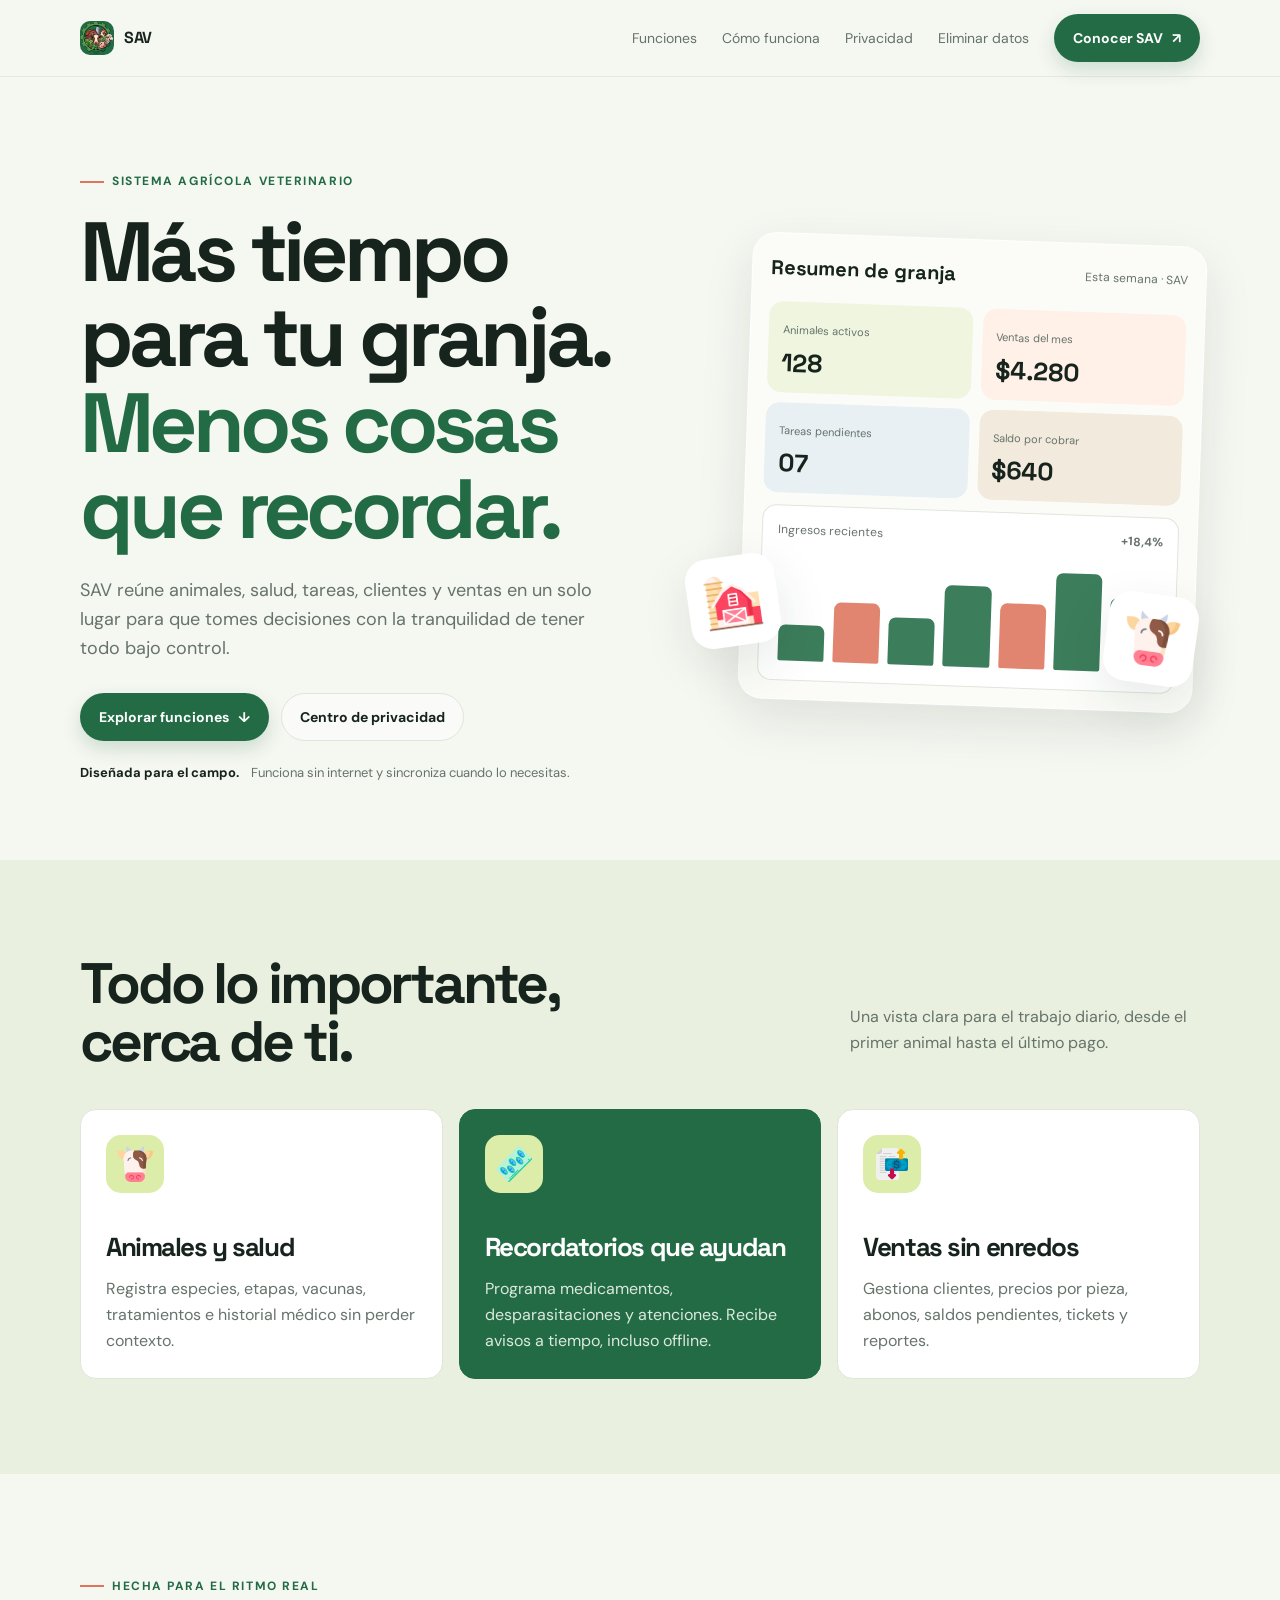
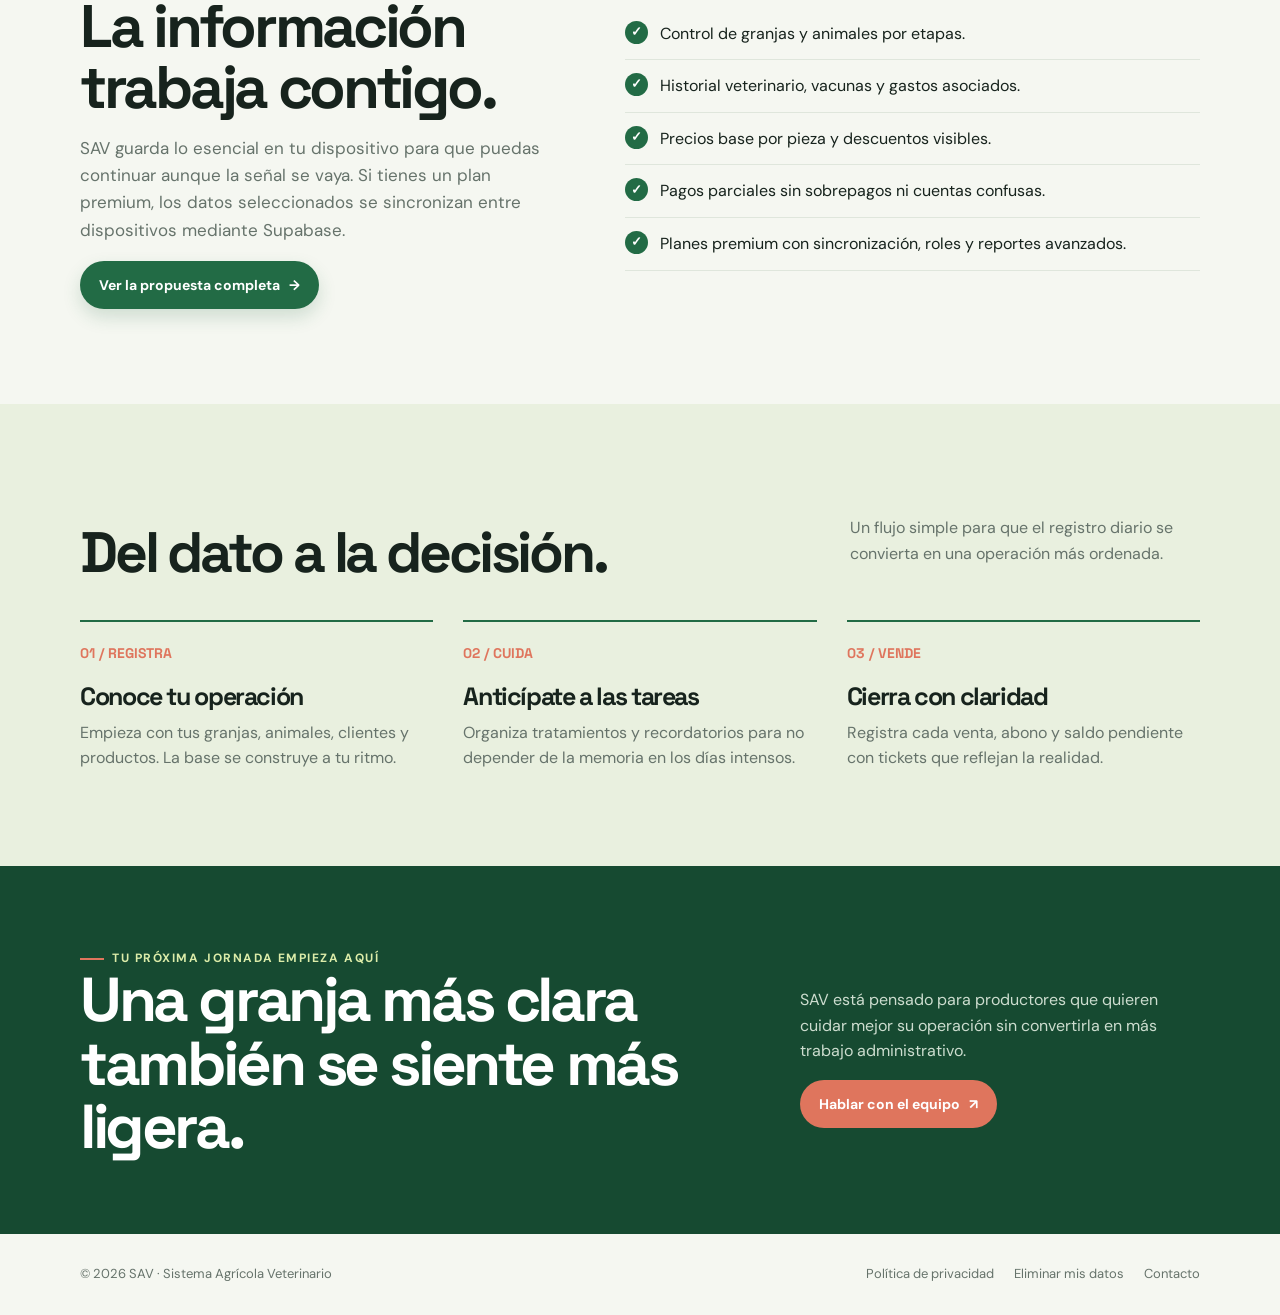
<file: index.html>
<!DOCTYPE html>
<html lang="es">
<head>
  <meta charset="UTF-8">
  <meta name="viewport" content="width=device-width, initial-scale=1.0">
  <meta name="description" content="SAV ayuda a productores agropecuarios a cuidar sus animales, ordenar su granja y vender con claridad.">
  <title>SAV | Tu granja, en orden</title>
  <link rel="preconnect" href="https://fonts.googleapis.com">
  <link rel="preconnect" href="https://fonts.gstatic.com" crossorigin>
  <link href="https://fonts.googleapis.com/css2?family=DM+Sans:wght@400;500;600;700&family=Space+Grotesk:wght@500;600;700&display=swap" rel="stylesheet">
  <link rel="stylesheet" href="styles.css">
</head>
<body>
  <header class="site-header"><nav class="nav container" aria-label="Navegación principal">
    <a class="brand" href="index.html"><span class="brand-mark"><img src="assets/app-icon.png" alt="Logo de SAV"></span><span>SAV</span></a>
    <button class="menu-toggle" aria-label="Abrir menú" aria-expanded="false">☰</button>
    <div class="nav-links"><a href="#funciones">Funciones</a><a href="#como-funciona">Cómo funciona</a><a href="privacy.html">Privacidad</a><a href="delete-data.html">Eliminar datos</a><a class="nav-cta" href="#empezar">Conocer SAV <span>↗</span></a></div>
  </nav></header>

  <main>
    <section class="hero"><div class="container hero-grid"><div>
      <span class="eyebrow">Sistema Agrícola Veterinario</span><h1>Más tiempo para tu granja. <em>Menos cosas que recordar.</em></h1>
      <p class="hero-copy">SAV reúne animales, salud, tareas, clientes y ventas en un solo lugar para que tomes decisiones con la tranquilidad de tener todo bajo control.</p>
      <div class="hero-actions"><a class="button button-primary" href="#funciones">Explorar funciones <span>↓</span></a><a class="button button-secondary" href="delete-data.html">Centro de privacidad</a></div>
      <div class="hero-note"><strong>Diseñada para el campo.</strong><span>Funciona sin internet y sincroniza cuando lo necesitas.</span></div>
    </div><div class="visual" aria-label="Vista ilustrativa del panel de SAV">
      <div class="dashboard"><div class="dash-top"><span class="dash-title">Resumen de granja</span><span>Esta semana · SAV</span></div><div class="dash-stats"><div class="stat"><small>Animales activos</small><strong>128</strong></div><div class="stat"><small>Ventas del mes</small><strong>$4.280</strong></div><div class="stat"><small>Tareas pendientes</small><strong>07</strong></div><div class="stat"><small>Saldo por cobrar</small><strong>$640</strong></div></div><div class="chart"><div class="chart-head"><span>Ingresos recientes</span><strong>+18,4%</strong></div><div class="bars"><i class="bar"></i><i class="bar"></i><i class="bar"></i><i class="bar"></i><i class="bar"></i><i class="bar"></i><i class="bar"></i></div></div></div>
      <div class="floating-icon icon-farm"><img src="assets/farm.png" alt="Icono de granja"></div><div class="floating-icon icon-cow"><img src="assets/cow.png" alt="Icono de animal"></div>
    </div></div></section>

    <section class="section section-tint" id="funciones"><div class="container"><div class="section-heading"><h2>Todo lo importante, cerca de ti.</h2><p>Una vista clara para el trabajo diario, desde el primer animal hasta el último pago.</p></div><div class="feature-grid">
      <article class="feature-card"><div class="feature-icon"><img src="assets/cow.png" alt=""></div><div><h3>Animales y salud</h3><p>Registra especies, etapas, vacunas, tratamientos e historial médico sin perder contexto.</p></div></article>
      <article class="feature-card"><div class="feature-icon"><img src="assets/medication.png" alt=""></div><div><h3>Recordatorios que ayudan</h3><p>Programa medicamentos, desparasitaciones y atenciones. Recibe avisos a tiempo, incluso offline.</p></div></article>
      <article class="feature-card"><div class="feature-icon"><img src="assets/cash-flow.png" alt=""></div><div><h3>Ventas sin enredos</h3><p>Gestiona clientes, precios por pieza, abonos, saldos pendientes, tickets y reportes.</p></div></article>
    </div></div></section>

    <section class="section" id="como-funciona"><div class="container split"><div><span class="eyebrow">Hecha para el ritmo real</span><h2>La información trabaja contigo.</h2><p class="split-copy">SAV guarda lo esencial en tu dispositivo para que puedas continuar aunque la señal se vaya. Si tienes un plan premium, los datos seleccionados se sincronizan entre dispositivos mediante Supabase.</p><a class="button button-primary" href="#empezar">Ver la propuesta completa <span>→</span></a></div><div><ul class="check-list"><li>Control de granjas y animales por etapas.</li><li>Historial veterinario, vacunas y gastos asociados.</li><li>Precios base por pieza y descuentos visibles.</li><li>Pagos parciales sin sobrepagos ni cuentas confusas.</li><li>Planes premium con sincronización, roles y reportes avanzados.</li></ul></div></div></section>

    <section class="section section-tint"><div class="container"><div class="section-heading"><h2>Del dato a la decisión.</h2><p>Un flujo simple para que el registro diario se convierta en una operación más ordenada.</p></div><div class="workflow"><div class="step"><span class="step-number">01 / REGISTRA</span><h3>Conoce tu operación</h3><p>Empieza con tus granjas, animales, clientes y productos. La base se construye a tu ritmo.</p></div><div class="step"><span class="step-number">02 / CUIDA</span><h3>Anticípate a las tareas</h3><p>Organiza tratamientos y recordatorios para no depender de la memoria en los días intensos.</p></div><div class="step"><span class="step-number">03 / VENDE</span><h3>Cierra con claridad</h3><p>Registra cada venta, abono y saldo pendiente con tickets que reflejan la realidad.</p></div></div></div></section>

    <section class="cta" id="empezar"><div class="container cta-inner"><div><span class="eyebrow" style="color: var(--lime);">Tu próxima jornada empieza aquí</span><h2>Una granja más clara también se siente más ligera.</h2></div><div><p>SAV está pensado para productores que quieren cuidar mejor su operación sin convertirla en más trabajo administrativo.</p><a class="button button-coral" href="mailto:wijagame1993@gmail.com">Hablar con el equipo <span>↗</span></a></div></div></section>
  </main>
  <footer class="site-footer"><div class="container footer-inner"><span>© <span data-year></span> SAV · Sistema Agrícola Veterinario</span><div class="footer-links"><a href="privacy.html">Política de privacidad</a><a href="delete-data.html">Eliminar mis datos</a><a href="mailto:wijagame1993@gmail.com">Contacto</a></div></div></footer>
  <script src="script.js"></script>
</body>
</html>
</file>
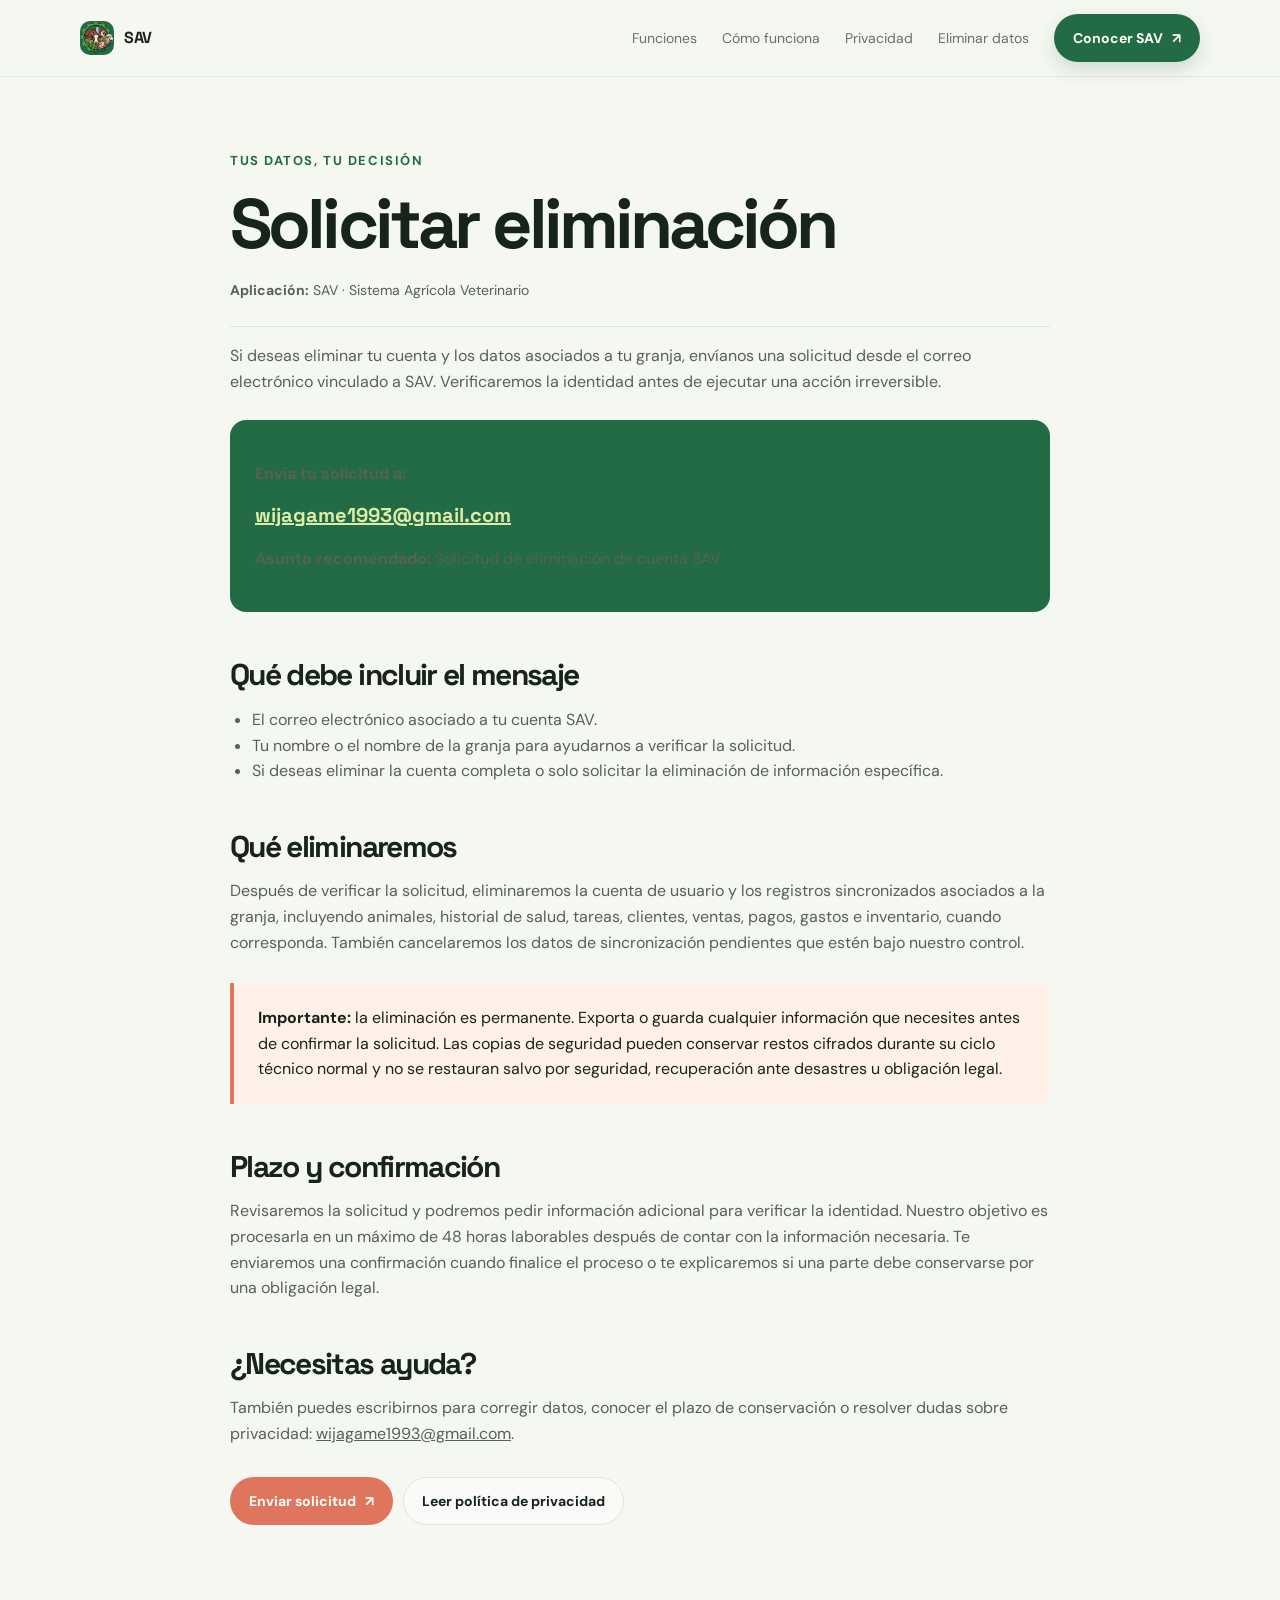
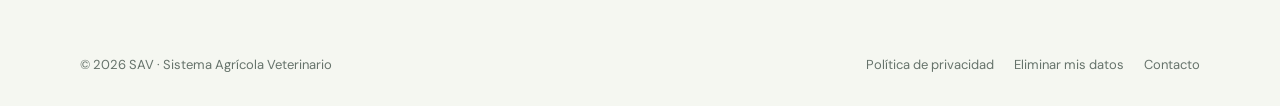
<file: delete-data.html>
<!DOCTYPE html>
<html lang="es">
<head>
  <meta charset="UTF-8"><meta name="viewport" content="width=device-width, initial-scale=1.0"><meta name="description" content="Solicita la eliminación de tu cuenta y datos de Sistema Agrícola Veterinario.">
  <title>Eliminar mis datos | SAV</title><link rel="preconnect" href="https://fonts.googleapis.com"><link rel="preconnect" href="https://fonts.gstatic.com" crossorigin><link href="https://fonts.googleapis.com/css2?family=DM+Sans:wght@400;500;600;700&family=Space+Grotesk:wght@500;600;700&display=swap" rel="stylesheet"><link rel="stylesheet" href="styles.css">
</head>
<body>
  <header class="site-header"><nav class="nav container" aria-label="Navegación principal"><a class="brand" href="index.html"><span class="brand-mark"><img src="assets/app-icon.png" alt="Logo de SAV"></span><span>SAV</span></a><button class="menu-toggle" aria-label="Abrir menú" aria-expanded="false">☰</button><div class="nav-links"><a href="index.html#funciones">Funciones</a><a href="index.html#como-funciona">Cómo funciona</a><a href="privacy.html">Privacidad</a><a href="delete-data.html">Eliminar datos</a><a class="nav-cta" href="index.html#empezar">Conocer SAV <span>↗</span></a></div></nav></header>
  <main class="legal-main"><article class="container legal-wrap"><span class="legal-kicker">Tus datos, tu decisión</span><h1>Solicitar eliminación</h1><p class="legal-meta"><strong>Aplicación:</strong> SAV · Sistema Agrícola Veterinario</p><p>Si deseas eliminar tu cuenta y los datos asociados a tu granja, envíanos una solicitud desde el correo electrónico vinculado a SAV. Verificaremos la identidad antes de ejecutar una acción irreversible.</p>
    <div class="email-card"><p><strong>Envía tu solicitud a:</strong></p><a href="mailto:wijagame1993@gmail.com?subject=Solicitud%20de%20eliminaci%C3%B3n%20de%20cuenta%20SAV">wijagame1993@gmail.com</a><p><strong>Asunto recomendado:</strong> Solicitud de eliminación de cuenta SAV</p></div>
    <h2>Qué debe incluir el mensaje</h2><ul><li>El correo electrónico asociado a tu cuenta SAV.</li><li>Tu nombre o el nombre de la granja para ayudarnos a verificar la solicitud.</li><li>Si deseas eliminar la cuenta completa o solo solicitar la eliminación de información específica.</li></ul>
    <h2>Qué eliminaremos</h2><p>Después de verificar la solicitud, eliminaremos la cuenta de usuario y los registros sincronizados asociados a la granja, incluyendo animales, historial de salud, tareas, clientes, ventas, pagos, gastos e inventario, cuando corresponda. También cancelaremos los datos de sincronización pendientes que estén bajo nuestro control.</p><div class="notice"><strong>Importante:</strong> la eliminación es permanente. Exporta o guarda cualquier información que necesites antes de confirmar la solicitud. Las copias de seguridad pueden conservar restos cifrados durante su ciclo técnico normal y no se restauran salvo por seguridad, recuperación ante desastres u obligación legal.</div>
    <h2>Plazo y confirmación</h2><p>Revisaremos la solicitud y podremos pedir información adicional para verificar la identidad. Nuestro objetivo es procesarla en un máximo de 48 horas laborables después de contar con la información necesaria. Te enviaremos una confirmación cuando finalice el proceso o te explicaremos si una parte debe conservarse por una obligación legal.</p>
    <h2>¿Necesitas ayuda?</h2><p>También puedes escribirnos para corregir datos, conocer el plazo de conservación o resolver dudas sobre privacidad: <a href="mailto:wijagame1993@gmail.com">wijagame1993@gmail.com</a>.</p><div class="legal-nav"><a class="button button-coral" href="mailto:wijagame1993@gmail.com?subject=Solicitud%20de%20eliminaci%C3%B3n%20de%20cuenta%20SAV">Enviar solicitud <span>↗</span></a><a class="button button-secondary" href="privacy.html">Leer política de privacidad</a></div>
  </article></main>
  <footer class="site-footer"><div class="container footer-inner"><span>© <span data-year></span> SAV · Sistema Agrícola Veterinario</span><div class="footer-links"><a href="privacy.html">Política de privacidad</a><a href="delete-data.html">Eliminar mis datos</a><a href="mailto:wijagame1993@gmail.com">Contacto</a></div></div></footer><script src="script.js"></script>
</body>
</html>
</file>
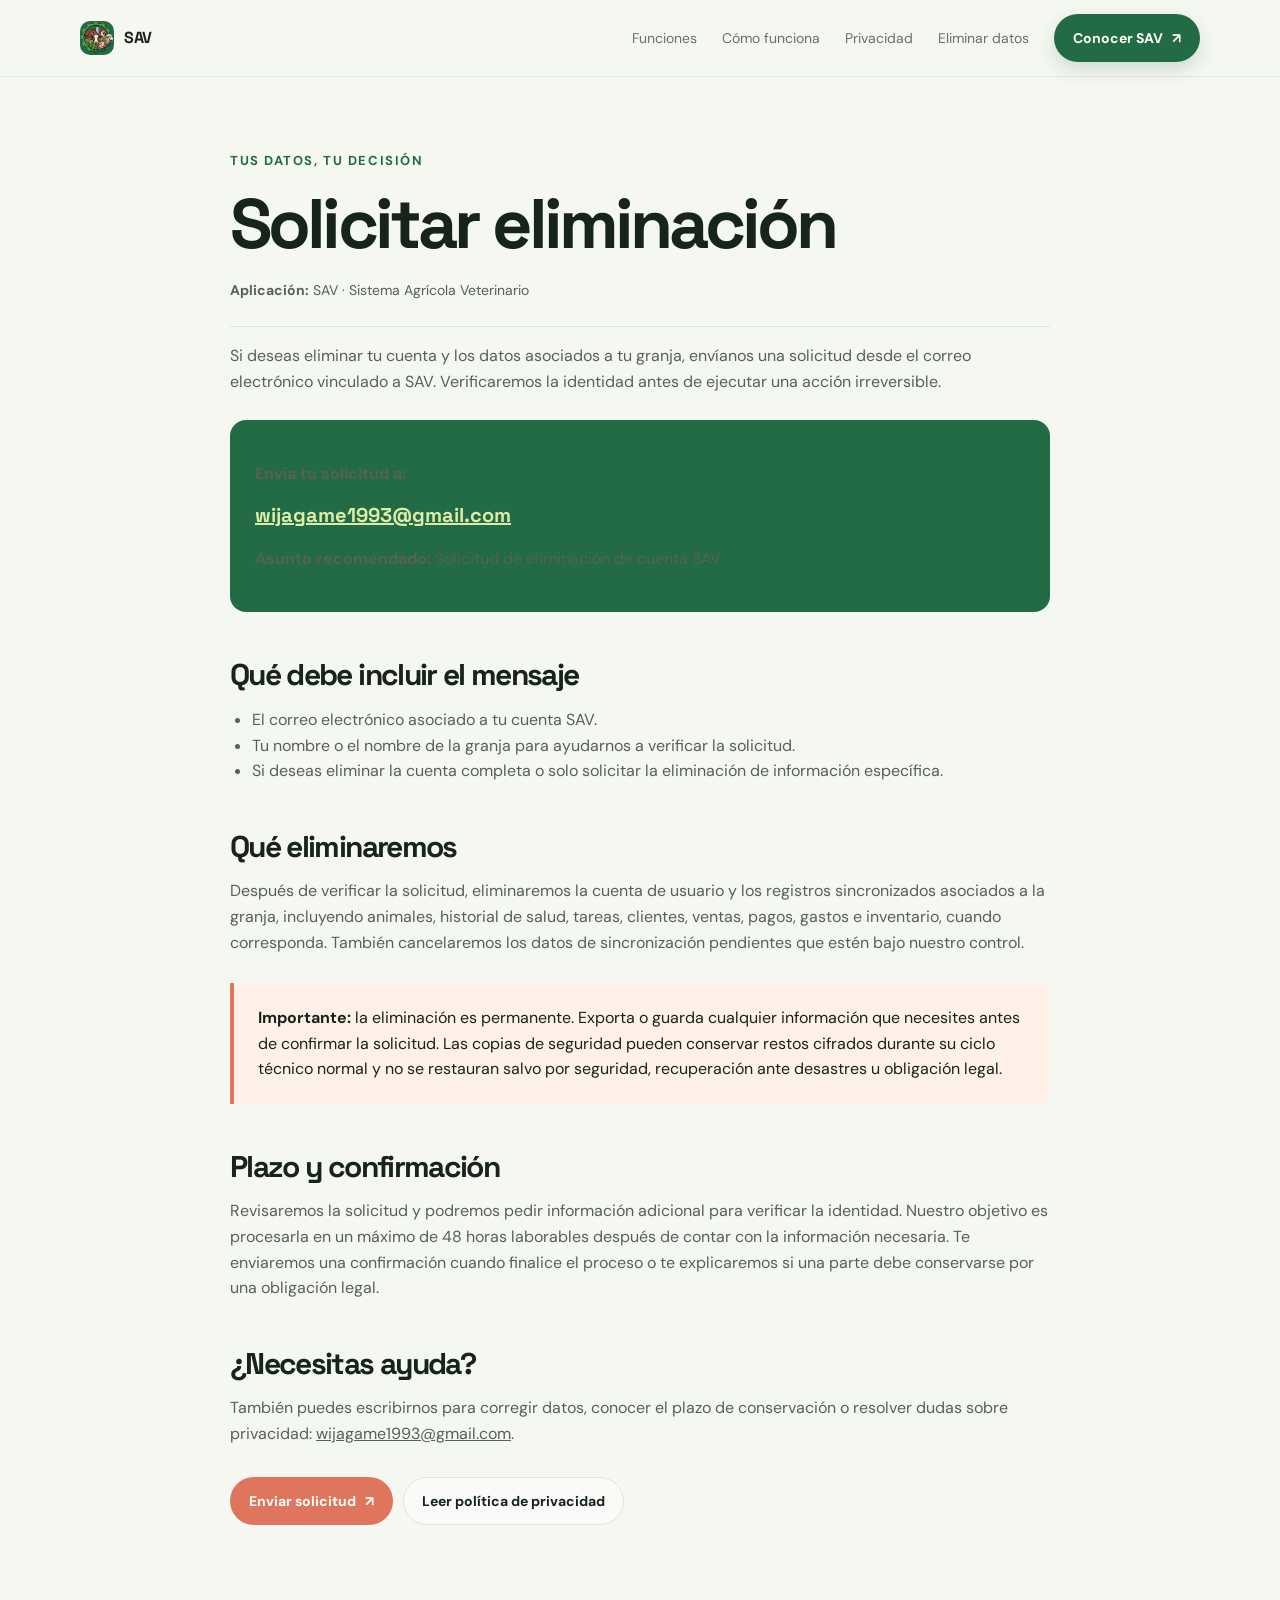
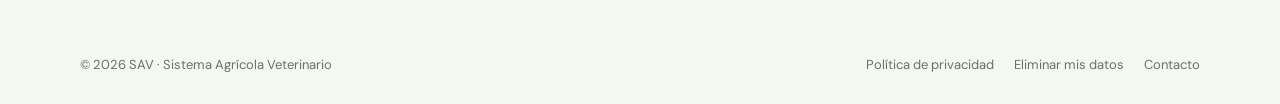
<file: eliminacion_datos.html>
<!DOCTYPE html>
<html lang="es">
<head>
  <meta charset="UTF-8"><meta name="viewport" content="width=device-width, initial-scale=1.0">
  <meta http-equiv="refresh" content="0; url=delete-data.html">
  <link rel="canonical" href="delete-data.html">
  <title>Eliminar mis datos | SAV</title>
</head>
<body>
  <p>Redirigiendo a la página de eliminación de datos de SAV. <a href="delete-data.html">Continuar</a>.</p>
</body>
</html>
</file>
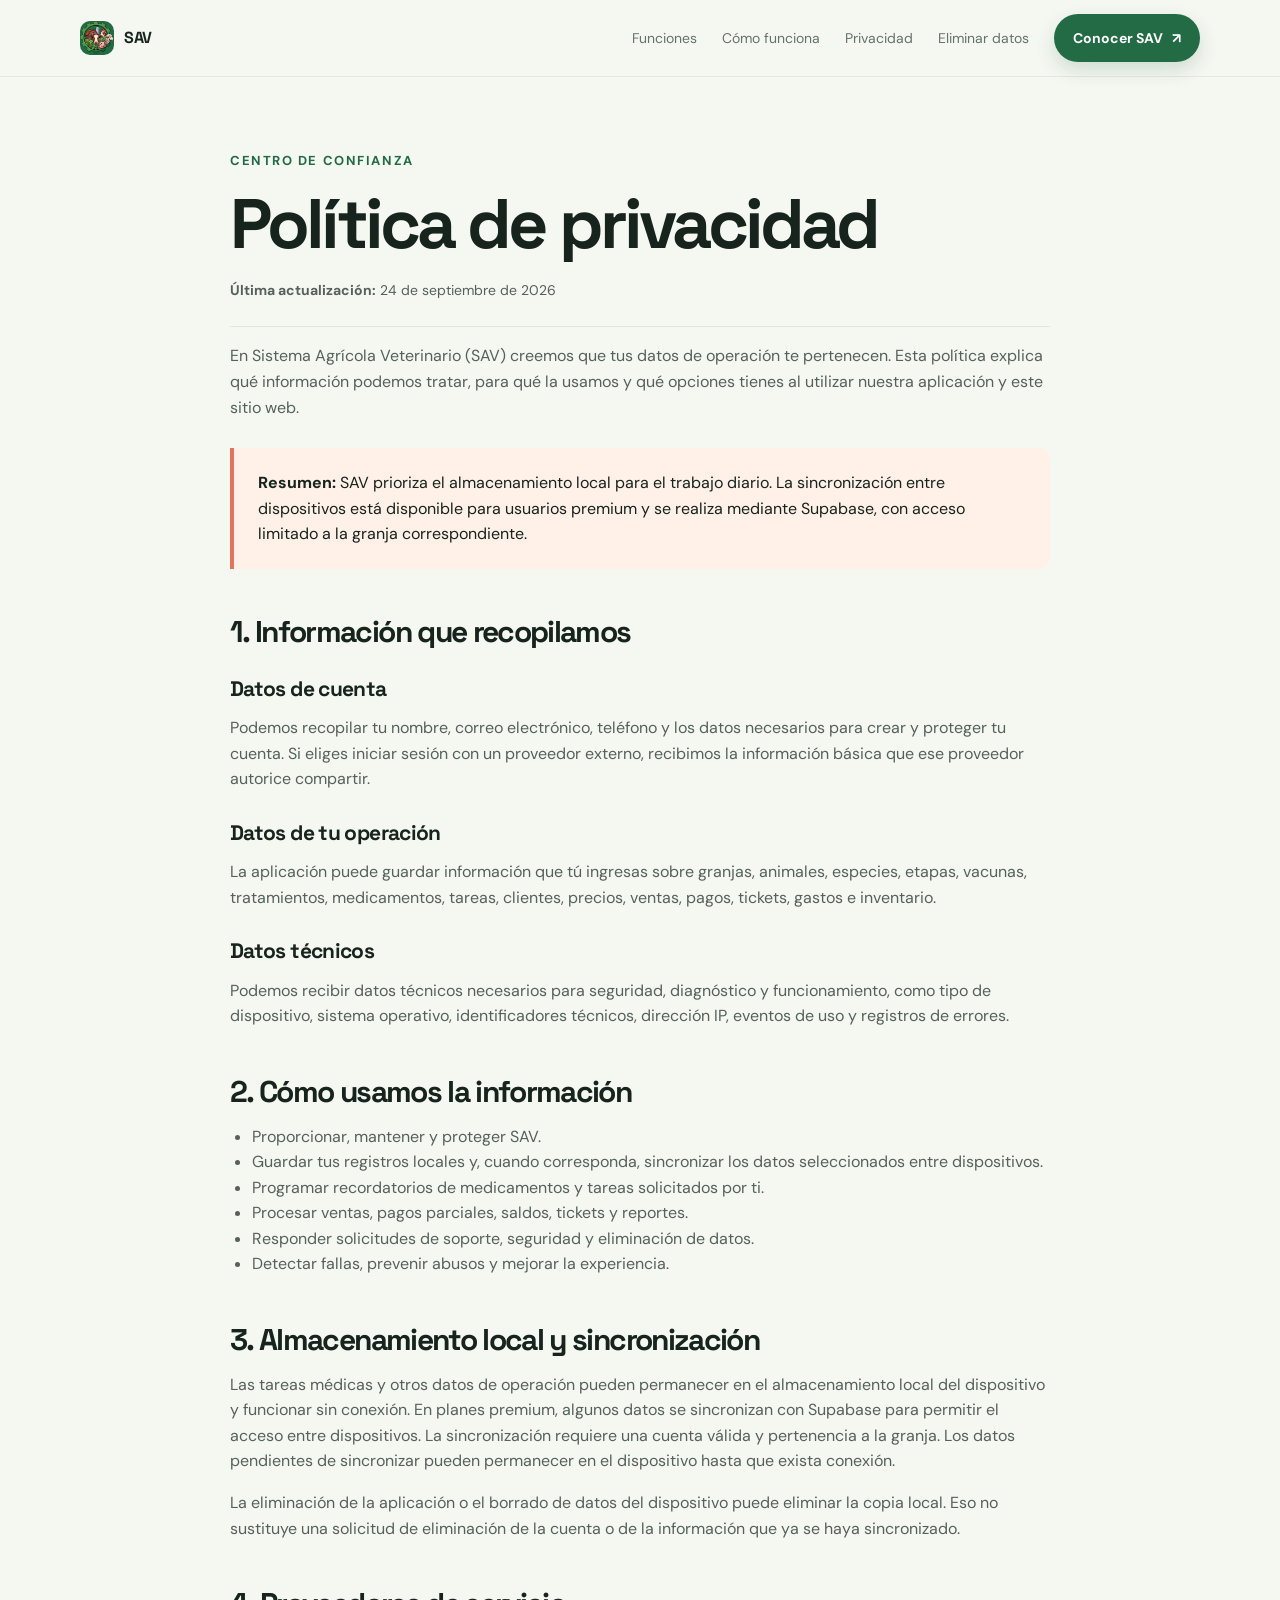
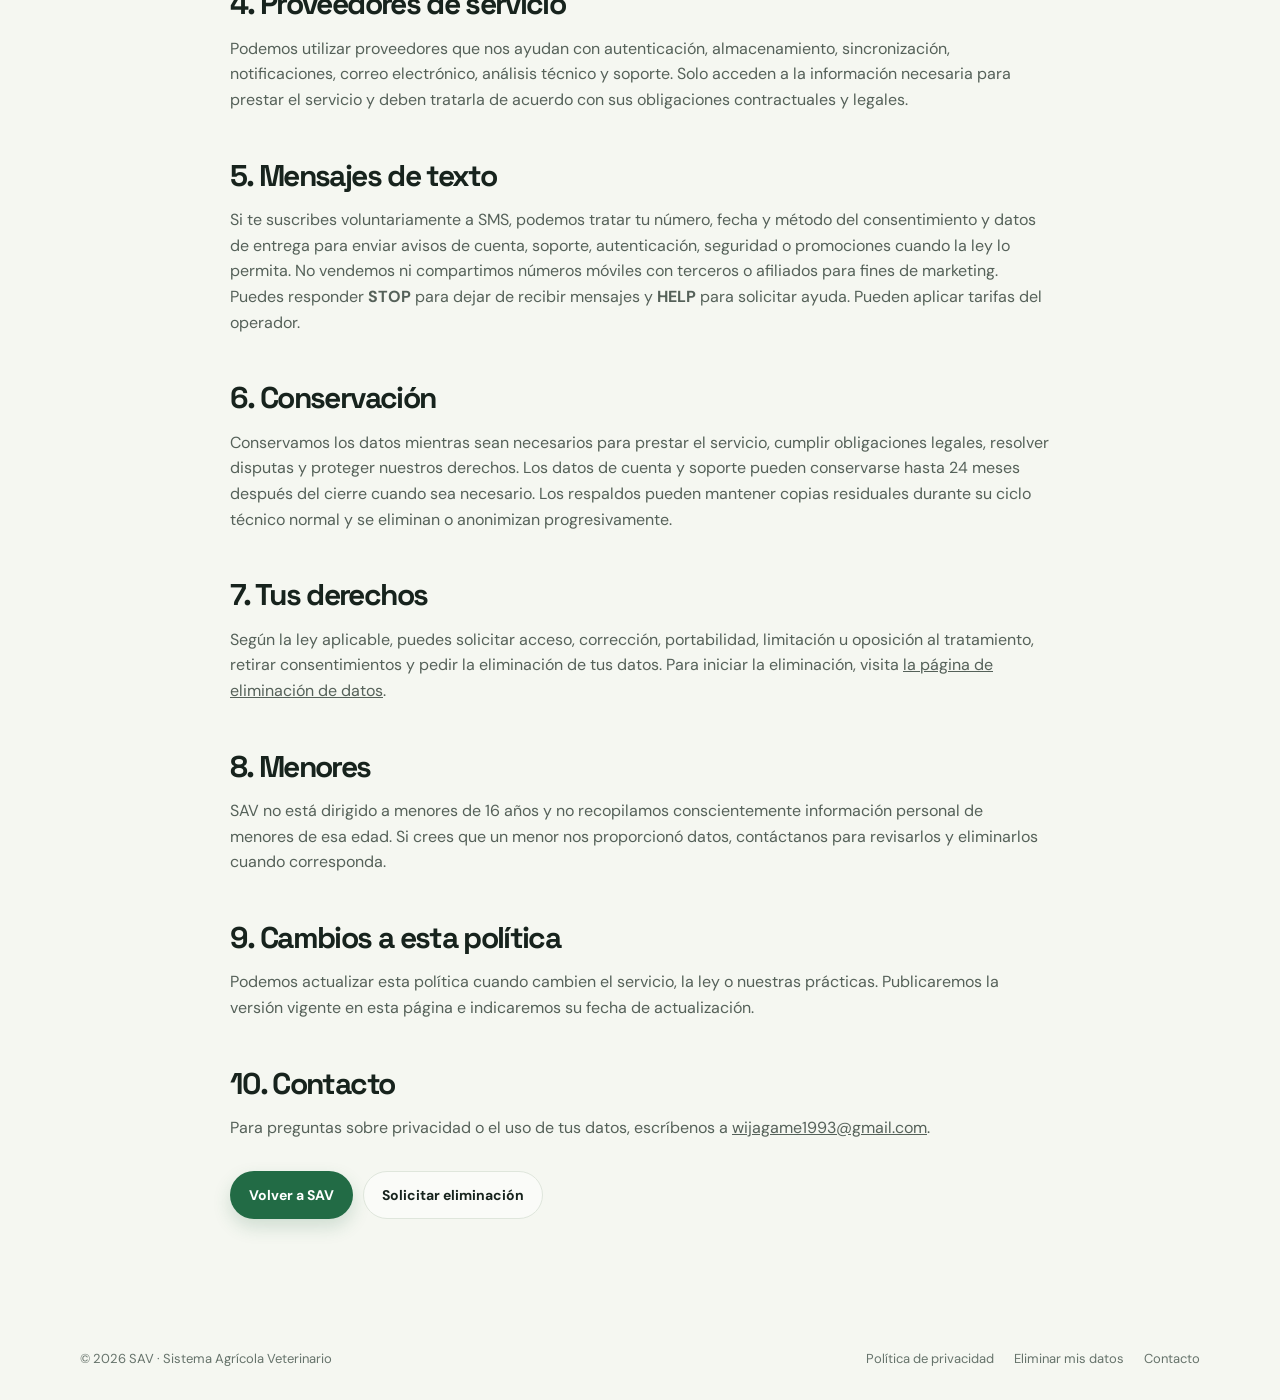
<file: privacy.html>
<!DOCTYPE html>
<html lang="es">
<head>
  <meta charset="UTF-8"><meta name="viewport" content="width=device-width, initial-scale=1.0">
  <meta name="description" content="Política de privacidad de Sistema Agrícola Veterinario (SAV).">
  <title>Política de privacidad | SAV</title><link rel="preconnect" href="https://fonts.googleapis.com"><link rel="preconnect" href="https://fonts.gstatic.com" crossorigin><link href="https://fonts.googleapis.com/css2?family=DM+Sans:wght@400;500;600;700&family=Space+Grotesk:wght@500;600;700&display=swap" rel="stylesheet"><link rel="stylesheet" href="styles.css">
</head>
<body>
  <header class="site-header"><nav class="nav container" aria-label="Navegación principal"><a class="brand" href="index.html"><span class="brand-mark"><img src="assets/app-icon.png" alt="Logo de SAV"></span><span>SAV</span></a><button class="menu-toggle" aria-label="Abrir menú" aria-expanded="false">☰</button><div class="nav-links"><a href="index.html#funciones">Funciones</a><a href="index.html#como-funciona">Cómo funciona</a><a href="privacy.html">Privacidad</a><a href="delete-data.html">Eliminar datos</a><a class="nav-cta" href="index.html#empezar">Conocer SAV <span>↗</span></a></div></nav></header>
  <main class="legal-main"><article class="container legal-wrap"><span class="legal-kicker">Centro de confianza</span><h1>Política de privacidad</h1><p class="legal-meta"><strong>Última actualización:</strong> 24 de septiembre de 2026</p>
    <p>En Sistema Agrícola Veterinario (SAV) creemos que tus datos de operación te pertenecen. Esta política explica qué información podemos tratar, para qué la usamos y qué opciones tienes al utilizar nuestra aplicación y este sitio web.</p>
    <div class="notice"><strong>Resumen:</strong> SAV prioriza el almacenamiento local para el trabajo diario. La sincronización entre dispositivos está disponible para usuarios premium y se realiza mediante Supabase, con acceso limitado a la granja correspondiente.</div>
    <h2>1. Información que recopilamos</h2><h3>Datos de cuenta</h3><p>Podemos recopilar tu nombre, correo electrónico, teléfono y los datos necesarios para crear y proteger tu cuenta. Si eliges iniciar sesión con un proveedor externo, recibimos la información básica que ese proveedor autorice compartir.</p><h3>Datos de tu operación</h3><p>La aplicación puede guardar información que tú ingresas sobre granjas, animales, especies, etapas, vacunas, tratamientos, medicamentos, tareas, clientes, precios, ventas, pagos, tickets, gastos e inventario.</p><h3>Datos técnicos</h3><p>Podemos recibir datos técnicos necesarios para seguridad, diagnóstico y funcionamiento, como tipo de dispositivo, sistema operativo, identificadores técnicos, dirección IP, eventos de uso y registros de errores.</p>
    <h2>2. Cómo usamos la información</h2><ul><li>Proporcionar, mantener y proteger SAV.</li><li>Guardar tus registros locales y, cuando corresponda, sincronizar los datos seleccionados entre dispositivos.</li><li>Programar recordatorios de medicamentos y tareas solicitados por ti.</li><li>Procesar ventas, pagos parciales, saldos, tickets y reportes.</li><li>Responder solicitudes de soporte, seguridad y eliminación de datos.</li><li>Detectar fallas, prevenir abusos y mejorar la experiencia.</li></ul>
    <h2>3. Almacenamiento local y sincronización</h2><p>Las tareas médicas y otros datos de operación pueden permanecer en el almacenamiento local del dispositivo y funcionar sin conexión. En planes premium, algunos datos se sincronizan con Supabase para permitir el acceso entre dispositivos. La sincronización requiere una cuenta válida y pertenencia a la granja. Los datos pendientes de sincronizar pueden permanecer en el dispositivo hasta que exista conexión.</p><p>La eliminación de la aplicación o el borrado de datos del dispositivo puede eliminar la copia local. Eso no sustituye una solicitud de eliminación de la cuenta o de la información que ya se haya sincronizado.</p>
    <h2>4. Proveedores de servicio</h2><p>Podemos utilizar proveedores que nos ayudan con autenticación, almacenamiento, sincronización, notificaciones, correo electrónico, análisis técnico y soporte. Solo acceden a la información necesaria para prestar el servicio y deben tratarla de acuerdo con sus obligaciones contractuales y legales.</p>
    <h2>5. Mensajes de texto</h2><p>Si te suscribes voluntariamente a SMS, podemos tratar tu número, fecha y método del consentimiento y datos de entrega para enviar avisos de cuenta, soporte, autenticación, seguridad o promociones cuando la ley lo permita. No vendemos ni compartimos números móviles con terceros o afiliados para fines de marketing. Puedes responder <strong>STOP</strong> para dejar de recibir mensajes y <strong>HELP</strong> para solicitar ayuda. Pueden aplicar tarifas del operador.</p>
    <h2>6. Conservación</h2><p>Conservamos los datos mientras sean necesarios para prestar el servicio, cumplir obligaciones legales, resolver disputas y proteger nuestros derechos. Los datos de cuenta y soporte pueden conservarse hasta 24 meses después del cierre cuando sea necesario. Los respaldos pueden mantener copias residuales durante su ciclo técnico normal y se eliminan o anonimizan progresivamente.</p>
    <h2>7. Tus derechos</h2><p>Según la ley aplicable, puedes solicitar acceso, corrección, portabilidad, limitación u oposición al tratamiento, retirar consentimientos y pedir la eliminación de tus datos. Para iniciar la eliminación, visita <a href="delete-data.html">la página de eliminación de datos</a>.</p>
    <h2>8. Menores</h2><p>SAV no está dirigido a menores de 16 años y no recopilamos conscientemente información personal de menores de esa edad. Si crees que un menor nos proporcionó datos, contáctanos para revisarlos y eliminarlos cuando corresponda.</p>
    <h2>9. Cambios a esta política</h2><p>Podemos actualizar esta política cuando cambien el servicio, la ley o nuestras prácticas. Publicaremos la versión vigente en esta página e indicaremos su fecha de actualización.</p>
    <h2>10. Contacto</h2><p>Para preguntas sobre privacidad o el uso de tus datos, escríbenos a <a href="mailto:wijagame1993@gmail.com">wijagame1993@gmail.com</a>.</p>
    <div class="legal-nav"><a class="button button-primary" href="index.html">Volver a SAV</a><a class="button button-secondary" href="delete-data.html">Solicitar eliminación</a></div>
  </article></main>
  <footer class="site-footer"><div class="container footer-inner"><span>© <span data-year></span> SAV · Sistema Agrícola Veterinario</span><div class="footer-links"><a href="privacy.html">Política de privacidad</a><a href="delete-data.html">Eliminar mis datos</a><a href="mailto:wijagame1993@gmail.com">Contacto</a></div></div></footer><script src="script.js"></script>
</body>
</html>
</file>
<file: styles.css>
:root {
  --ink: #17231d;
  --muted: #66736b;
  --paper: #f5f7f1;
  --card: #ffffff;
  --leaf: #226b45;
  --leaf-dark: #164a31;
  --lime: #dceca9;
  --coral: #df755d;
  --line: #dfe6dc;
  --shadow: 0 18px 50px rgba(27, 53, 39, .10);
}

* { box-sizing: border-box; }
html { scroll-behavior: smooth; }
body { margin: 0; background: var(--paper); color: var(--ink); font-family: 'DM Sans', sans-serif; line-height: 1.6; }
a { color: inherit; }
img { max-width: 100%; display: block; }
.container { width: min(1120px, calc(100% - 40px)); margin: 0 auto; }
.site-header { position: sticky; top: 0; z-index: 10; background: rgba(245,247,241,.92); backdrop-filter: blur(14px); border-bottom: 1px solid rgba(223,230,220,.8); }
.nav { min-height: 76px; display: flex; align-items: center; justify-content: space-between; gap: 24px; }
.brand { display: inline-flex; align-items: center; gap: 10px; text-decoration: none; font-family: 'Space Grotesk', sans-serif; font-weight: 700; letter-spacing: -.03em; }
.brand-mark { width: 34px; height: 34px; display: grid; place-items: center; overflow: hidden; border-radius: 10px; background: var(--leaf); }
.brand-mark img { width: 100%; height: 100%; object-fit: cover; }
.nav-links { display: flex; align-items: center; gap: 25px; font-size: 14px; color: var(--muted); }
.nav-links a { text-decoration: none; }
.nav-links a:hover { color: var(--leaf-dark); }
.nav-cta, .button { display: inline-flex; align-items: center; justify-content: center; gap: 9px; padding: 12px 18px; border-radius: 999px; text-decoration: none; font-weight: 700; font-size: 14px; border: 1px solid transparent; }
.nav-cta, .button-primary { background: var(--leaf); color: white; box-shadow: 0 8px 18px rgba(34,107,69,.18); }
.button-secondary { border-color: var(--line); background: rgba(255,255,255,.55); }
.button-coral { background: var(--coral); color: white; }
.menu-toggle { display: none; border: 0; background: transparent; font-size: 24px; }
.hero { padding: 88px 0 76px; overflow: hidden; }
.hero-grid { display: grid; grid-template-columns: 1.03fr .97fr; align-items: center; gap: 65px; }
.eyebrow { display: inline-flex; align-items: center; gap: 8px; color: var(--leaf); font-weight: 700; font-size: 12px; text-transform: uppercase; letter-spacing: .13em; }
.eyebrow::before { content: ''; width: 24px; height: 2px; background: var(--coral); }
h1, h2, h3 { font-family: 'Space Grotesk', sans-serif; letter-spacing: -.055em; line-height: 1.02; margin: 0; }
h1 { max-width: 680px; font-size: clamp(48px, 7vw, 84px); margin: 18px 0 24px; }
h1 em { color: var(--leaf); font-style: normal; }
.hero-copy { max-width: 550px; color: var(--muted); font-size: 18px; }
.hero-actions { display: flex; flex-wrap: wrap; gap: 12px; margin-top: 30px; }
.hero-note { display: flex; gap: 12px; align-items: center; margin-top: 22px; font-size: 13px; color: var(--muted); }
.hero-note strong { color: var(--ink); }
.visual { position: relative; min-height: 470px; }
.visual::before { content: ''; position: absolute; width: 380px; height: 380px; right: 20px; top: 20px; border-radius: 50%; background: var(--lime); }
.dashboard { position: absolute; z-index: 1; right: 0; top: 0; width: min(100%, 455px); padding: 18px; border: 1px solid rgba(255,255,255,.8); border-radius: 24px; background: #fbfcf8; box-shadow: var(--shadow); transform: rotate(2deg); }
.dash-top { display: flex; justify-content: space-between; align-items: center; margin-bottom: 18px; font-size: 12px; color: var(--muted); }
.dash-title { font-family: 'Space Grotesk'; color: var(--ink); font-size: 20px; font-weight: 700; }
.dash-stats { display: grid; grid-template-columns: repeat(2, 1fr); gap: 10px; }
.stat { padding: 14px; border-radius: 14px; background: #eff5df; }
.stat:nth-child(2) { background: #fff0e8; }
.stat:nth-child(3) { background: #e8f0f4; }
.stat:nth-child(4) { background: #f2eadc; }
.stat small { color: var(--muted); font-size: 11px; }
.stat strong { display: block; margin-top: 5px; font: 700 25px 'Space Grotesk'; }
.chart { margin-top: 12px; padding: 15px; background: white; border: 1px solid var(--line); border-radius: 14px; }
.chart-head { display: flex; justify-content: space-between; font-size: 12px; color: var(--muted); }
.bars { height: 125px; display: flex; align-items: end; gap: 9px; padding: 17px 4px 4px; }
.bar { flex: 1; border-radius: 7px 7px 2px 2px; background: var(--leaf); opacity: .88; }
.bar:nth-child(2), .bar:nth-child(5) { background: var(--coral); }
.bar:nth-child(1) { height: 35%; }.bar:nth-child(2) { height: 58%; }.bar:nth-child(3) { height: 46%; }.bar:nth-child(4) { height: 78%; }.bar:nth-child(5) { height: 63%; }.bar:nth-child(6) { height: 94%; }.bar:nth-child(7) { height: 72%; }
.floating-icon { position: absolute; z-index: 2; width: 90px; height: 90px; padding: 18px; background: white; border-radius: 22px; box-shadow: var(--shadow); }
.icon-farm { left: 0; bottom: 63px; transform: rotate(-8deg); }.icon-cow { right: 4px; bottom: 25px; transform: rotate(8deg); }.floating-icon img { width: 100%; height: 100%; object-fit: contain; }
.section { padding: 95px 0; }.section-tint { background: #e9f0df; }
.section-heading { display: flex; justify-content: space-between; align-items: end; gap: 30px; margin-bottom: 38px; }.section-heading h2 { font-size: clamp(34px, 5vw, 57px); max-width: 590px; }.section-heading p { max-width: 350px; color: var(--muted); }
.feature-grid { display: grid; grid-template-columns: repeat(3, 1fr); gap: 16px; }
.feature-card { min-height: 270px; padding: 25px; background: var(--card); border: 1px solid var(--line); border-radius: 16px; display: flex; flex-direction: column; justify-content: space-between; }.feature-card:nth-child(2) { background: var(--leaf); color: white; border-color: var(--leaf); }.feature-card:nth-child(2) p { color: #dce9dd; }.feature-icon { width: 58px; height: 58px; padding: 11px; border-radius: 15px; background: var(--lime); }.feature-icon img { width: 100%; height: 100%; object-fit: contain; }.feature-card h3 { font-size: 26px; margin-top: 34px; }.feature-card p { color: var(--muted); margin-bottom: 0; }
.split { display: grid; grid-template-columns: .9fr 1.1fr; gap: 75px; align-items: center; }.split h2 { font-size: clamp(36px, 5vw, 60px); }.split-copy { color: var(--muted); font-size: 17px; }.check-list { padding: 0; list-style: none; }.check-list li { display: flex; gap: 12px; padding: 13px 0; border-bottom: 1px solid var(--line); }.check-list li::before { content: '✓'; flex: 0 0 23px; display: grid; place-items: center; height: 23px; border-radius: 50%; background: var(--leaf); color: white; font-size: 13px; font-weight: 700; }
.workflow { display: grid; grid-template-columns: repeat(3, 1fr); gap: 30px; }.step { border-top: 2px solid var(--leaf); padding-top: 18px; }.step-number { color: var(--coral); font: 700 14px 'Space Grotesk'; }.step h3 { font-size: 25px; margin: 18px 0 10px; }.step p { color: var(--muted); margin: 0; }
.cta { padding: 76px 0; background: var(--leaf-dark); color: white; }.cta-inner { display: flex; justify-content: space-between; align-items: center; gap: 30px; }.cta h2 { font-size: clamp(35px, 5vw, 62px); max-width: 620px; }.cta p { color: #cdddcf; max-width: 400px; }
.site-footer { padding: 30px 0; font-size: 13px; color: var(--muted); }.footer-inner { display: flex; justify-content: space-between; gap: 20px; }.footer-links { display: flex; gap: 20px; }.footer-links a { text-decoration: none; }
.legal-main { padding: 70px 0 100px; }.legal-wrap { max-width: 820px; }.legal-kicker { color: var(--leaf); font-weight: 700; font-size: 13px; letter-spacing: .12em; text-transform: uppercase; }.legal-wrap h1 { font-size: clamp(42px, 7vw, 70px); margin: 15px 0 20px; }.legal-wrap h2 { font-size: 30px; margin: 48px 0 14px; }.legal-wrap h3 { font-size: 21px; margin: 30px 0 8px; letter-spacing: -.03em; }.legal-wrap p, .legal-wrap li { color: #556159; }.legal-wrap ul { padding-left: 22px; }.legal-meta { color: var(--muted); font-size: 14px; border-bottom: 1px solid var(--line); padding-bottom: 25px; }.notice { margin: 28px 0; padding: 22px 24px; background: #fff0e8; border-left: 4px solid var(--coral); border-radius: 0 12px 12px 0; }.notice strong { color: var(--ink); }.email-card { padding: 25px; margin: 25px 0; background: var(--leaf); color: white; border-radius: 16px; }.email-card a { color: var(--lime); font: 700 20px 'Space Grotesk'; }.legal-nav { display: flex; gap: 10px; flex-wrap: wrap; margin-top: 30px; }
@media (max-width: 800px) { .nav-links { display: none; position: absolute; left: 20px; right: 20px; top: 68px; padding: 18px; flex-direction: column; align-items: stretch; background: white; border: 1px solid var(--line); border-radius: 14px; box-shadow: var(--shadow); }.nav-links.is-open { display: flex; }.menu-toggle { display: block; }.nav-cta { text-align: center; }.hero { padding-top: 55px; }.hero-grid, .split { grid-template-columns: 1fr; gap: 35px; }.visual { min-height: 400px; }.feature-grid, .workflow { grid-template-columns: 1fr; }.section { padding: 65px 0; }.section-heading, .cta-inner, .footer-inner { display: block; }.section-heading p { margin-top: 18px; }.cta p { margin: 20px 0; }.footer-links { margin-top: 15px; }.dashboard { right: 4%; }.visual::before { right: 0; } }
@media (max-width: 480px) { .container { width: min(100% - 28px, 1120px); } h1 { font-size: 48px; }.hero-copy { font-size: 16px; }.visual { min-height: 330px; }.dashboard { padding: 12px; }.floating-icon { width: 68px; height: 68px; padding: 12px; }.icon-farm { bottom: 37px; }.icon-cow { bottom: 4px; }.visual::before { width: 280px; height: 280px; } }
</file>
